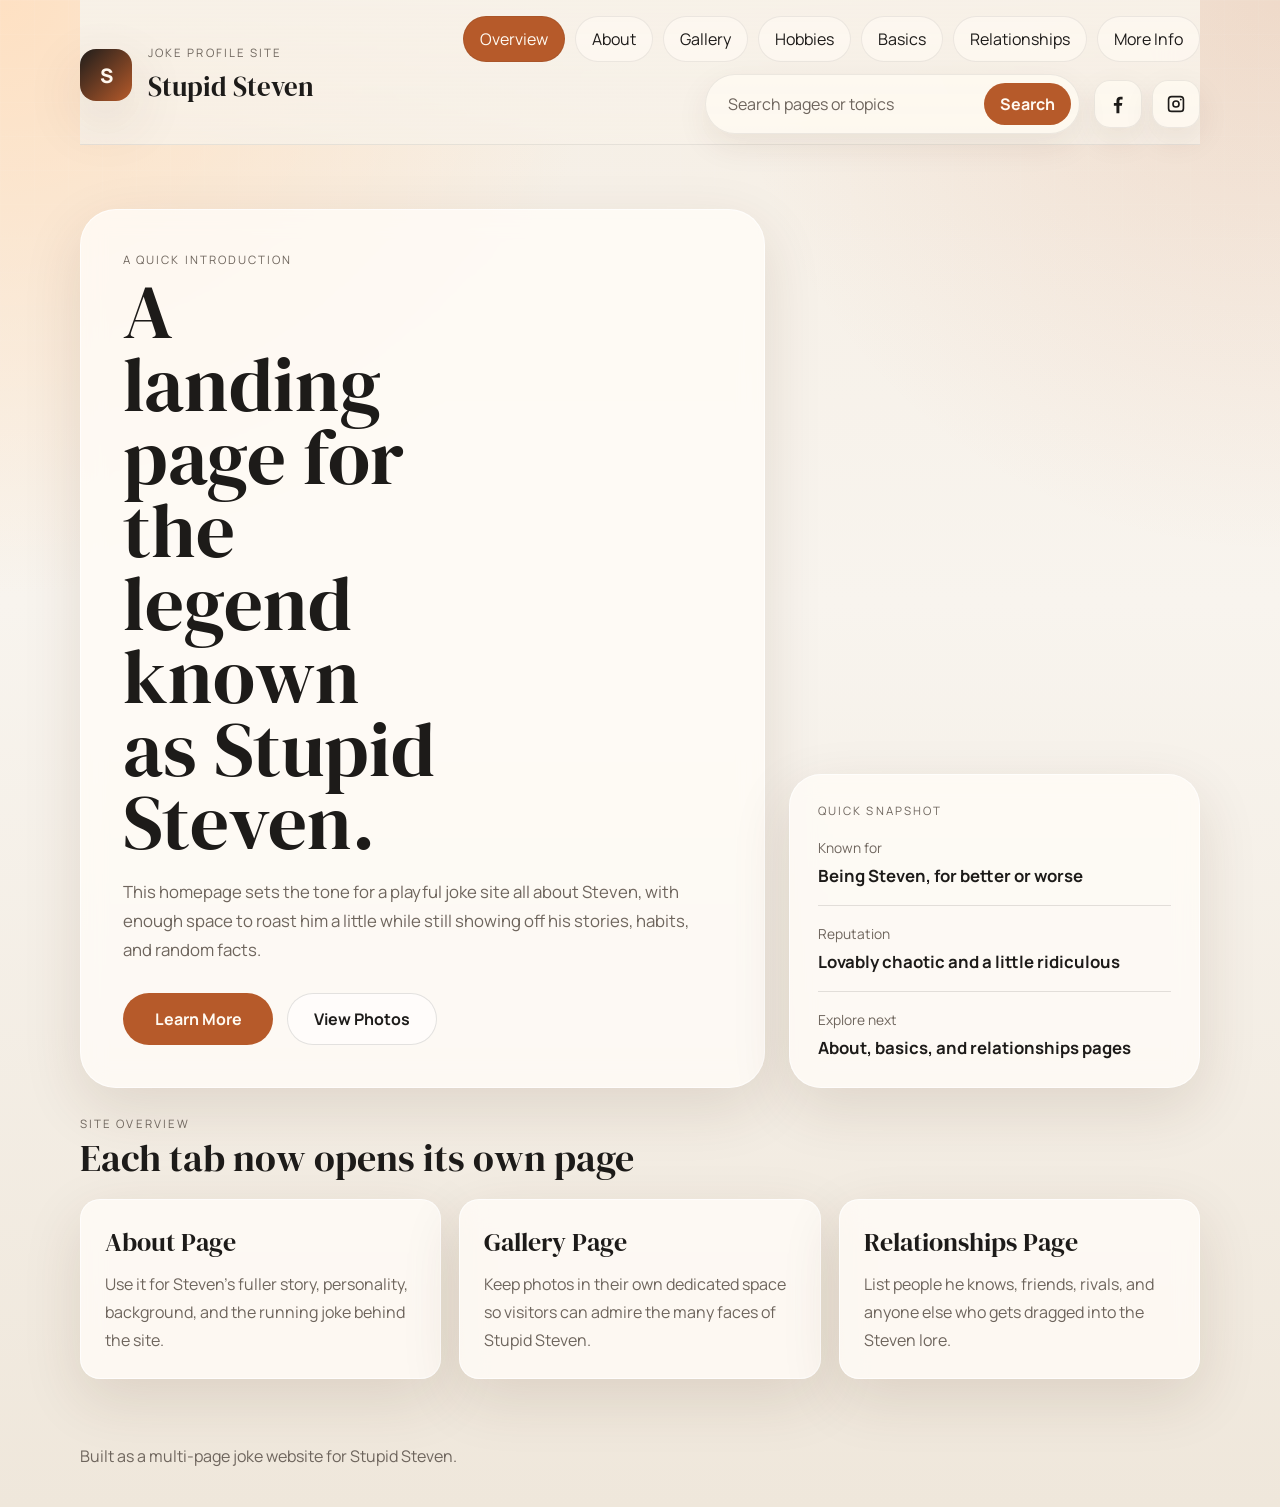
<file: index.html>
<!DOCTYPE html>
<html lang="en">
<head>
  <meta charset="UTF-8">
  <meta name="viewport" content="width=device-width, initial-scale=1.0">
  <title>Stupid Steven | Overview</title>
  <link rel="preconnect" href="https://fonts.googleapis.com">
  <link rel="preconnect" href="https://fonts.gstatic.com" crossorigin>
  <link href="https://fonts.googleapis.com/css2?family=DM+Serif+Display:ital@0;1&family=Manrope:wght@400;500;700;800&display=swap" rel="stylesheet">
  <link rel="stylesheet" href="styles.css">
</head>
<body data-page="overview">
  <header class="site-header">
    <div class="brand">
      <span class="brand-mark">S</span>
      <div>
        <p class="eyebrow">Joke Profile Site</p>
        <h1>Stupid Steven</h1>
      </div>
    </div>

    <div class="header-tools">
      <nav class="main-nav" aria-label="Primary">
        <a href="index.html" data-nav="overview">Overview</a>
        <a href="about.html" data-nav="about">About</a>
        <a href="gallery.html" data-nav="gallery">Gallery</a>
        <a href="hobbies.html" data-nav="hobbies">Hobbies</a>
        <a href="basics.html" data-nav="basics">Basics</a>
        <a href="relationships.html" data-nav="relationships">Relationships</a>
        <a href="more-info.html" data-nav="more-info">More Info</a>
      </nav>

      <div class="utility-row">
        <form class="site-search" data-search-form>
          <label class="sr-only" for="site-search-overview">Search the site</label>
          <input id="site-search-overview" name="query" type="search" placeholder="Search pages or topics" autocomplete="off" autocapitalize="off" autocorrect="off" spellcheck="false">
          <button type="submit">Search</button>
          <div class="search-dropdown" data-search-dropdown hidden></div>
        </form>

        <div class="social-links" aria-label="Social media links">
          <a class="social-link" href="https://facebook.com/your-profile-here" target="_blank" rel="noreferrer" aria-label="Steven on Facebook">
            <svg viewBox="0 0 24 24" aria-hidden="true">
              <path d="M13.5 22v-8h2.7l.5-3.2h-3.2V8.7c0-.9.3-1.6 1.7-1.6H17V4.2c-.3 0-1.3-.2-2.5-.2-2.5 0-4.2 1.5-4.2 4.4v2.4H7.5V14h2.8v8h3.2Z"/>
            </svg>
          </a>
          <a class="social-link" href="https://instagram.com/your-profile-here" target="_blank" rel="noreferrer" aria-label="Steven on Instagram">
            <svg viewBox="0 0 24 24" aria-hidden="true">
              <path d="M7.2 3h9.6A4.2 4.2 0 0 1 21 7.2v9.6a4.2 4.2 0 0 1-4.2 4.2H7.2A4.2 4.2 0 0 1 3 16.8V7.2A4.2 4.2 0 0 1 7.2 3Zm0 1.8A2.4 2.4 0 0 0 4.8 7.2v9.6a2.4 2.4 0 0 0 2.4 2.4h9.6a2.4 2.4 0 0 0 2.4-2.4V7.2a2.4 2.4 0 0 0-2.4-2.4H7.2Zm10.05 1.35a1.05 1.05 0 1 1 0 2.1 1.05 1.05 0 0 1 0-2.1ZM12 7.8A4.2 4.2 0 1 1 7.8 12 4.2 4.2 0 0 1 12 7.8Zm0 1.8A2.4 2.4 0 1 0 14.4 12 2.4 2.4 0 0 0 12 9.6Z"/>
            </svg>
          </a>
        </div>
      </div>
    </div>
  </header>

  <main>
    <section class="hero" id="overview-hero">
      <div class="hero-copy" id="overview-intro">
        <p class="eyebrow">A quick introduction</p>
        <h2>A landing page for the legend known as Stupid Steven.</h2>
        <p class="hero-text">
          This homepage sets the tone for a playful joke site all about Steven, with enough space
          to roast him a little while still showing off his stories, habits, and random facts.
        </p>
        <div class="hero-actions">
          <a class="button button-primary" href="about.html">Learn More</a>
          <a class="button button-secondary" href="gallery.html">View Photos</a>
        </div>
      </div>

      <aside class="hero-card" id="overview-snapshot">
        <p class="eyebrow">Quick snapshot</p>
        <ul class="snapshot-list">
          <li><span>Known for</span><strong>Being Steven, for better or worse</strong></li>
          <li><span>Reputation</span><strong>Lovably chaotic and a little ridiculous</strong></li>
          <li><span>Explore next</span><strong>About, basics, and relationships pages</strong></li>
        </ul>
      </aside>
    </section>

    <section class="content-section page-intro" id="overview-guide">
      <div class="section-heading">
        <p class="eyebrow">Site Overview</p>
        <h2>Each tab now opens its own page</h2>
      </div>
      <div class="hobby-grid">
        <article class="detail-card" id="overview-about-page">
          <h3>About Page</h3>
          <p>Use it for Steven's fuller story, personality, background, and the running joke behind the site.</p>
        </article>
        <article class="detail-card" id="overview-gallery-page">
          <h3>Gallery Page</h3>
          <p>Keep photos in their own dedicated space so visitors can admire the many faces of Stupid Steven.</p>
        </article>
        <article class="detail-card" id="overview-relationships-page">
          <h3>Relationships Page</h3>
          <p>List people he knows, friends, rivals, and anyone else who gets dragged into the Steven lore.</p>
        </article>
      </div>
    </section>
  </main>

  <footer class="site-footer">
    <p>Built as a multi-page joke website for Stupid Steven.</p>
  </footer>

  <script src="script.js"></script>
</body>
</html>
</file>
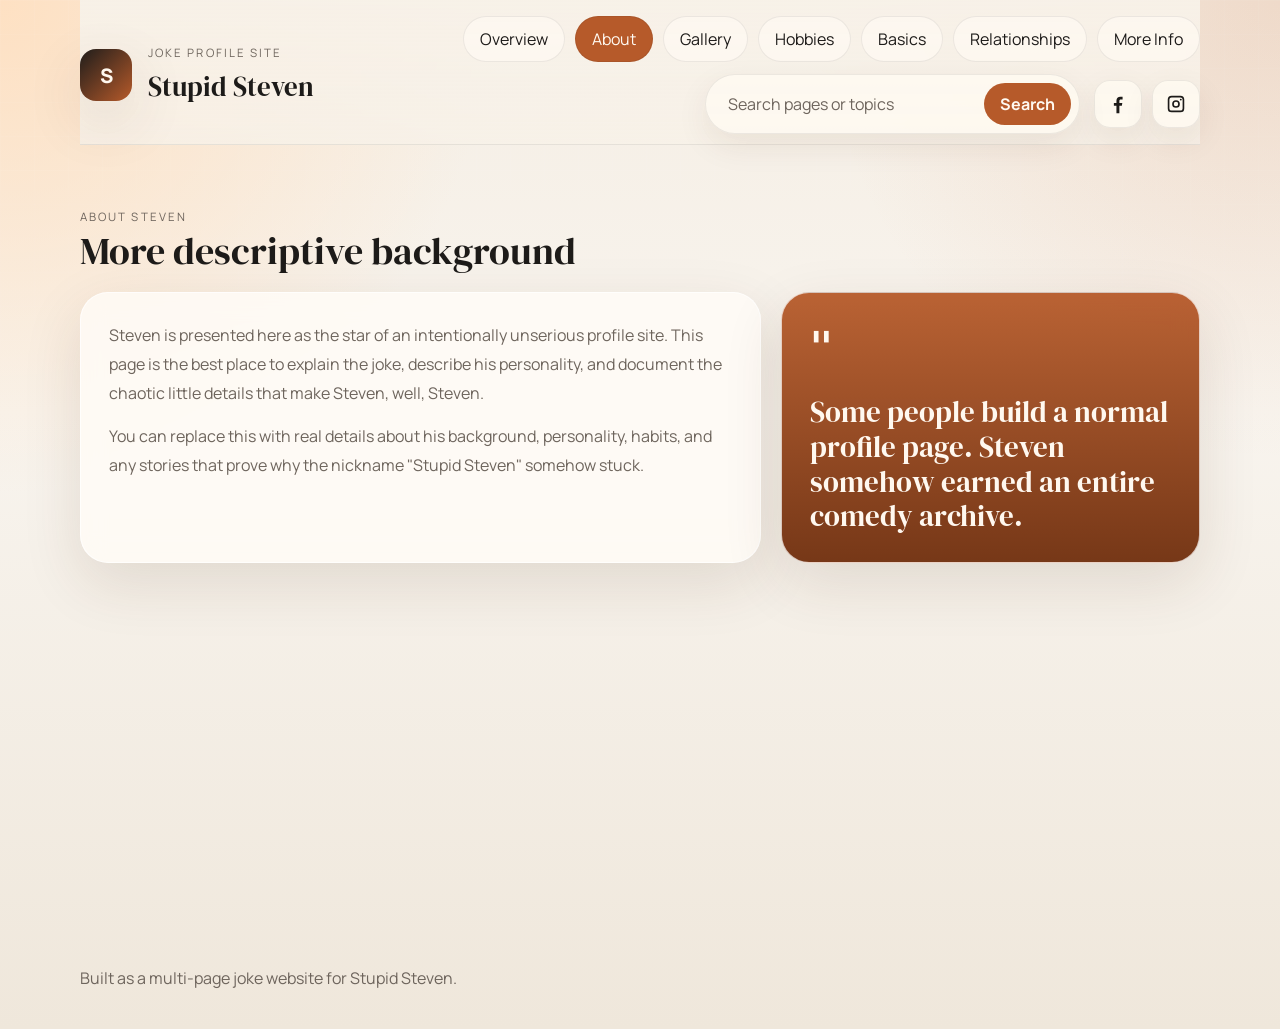
<file: about.html>
<!DOCTYPE html>
<html lang="en">
<head>
  <meta charset="UTF-8">
  <meta name="viewport" content="width=device-width, initial-scale=1.0">
  <title>Stupid Steven | About</title>
  <link rel="preconnect" href="https://fonts.googleapis.com">
  <link rel="preconnect" href="https://fonts.gstatic.com" crossorigin>
  <link href="https://fonts.googleapis.com/css2?family=DM+Serif+Display:ital@0;1&family=Manrope:wght@400;500;700;800&display=swap" rel="stylesheet">
  <link rel="stylesheet" href="styles.css">
</head>
<body data-page="about">
  <header class="site-header">
    <div class="brand">
      <span class="brand-mark">S</span>
      <div>
        <p class="eyebrow">Joke Profile Site</p>
        <h1>Stupid Steven</h1>
      </div>
    </div>

    <div class="header-tools">
      <nav class="main-nav" aria-label="Primary">
        <a href="index.html" data-nav="overview">Overview</a>
        <a href="about.html" data-nav="about">About</a>
        <a href="gallery.html" data-nav="gallery">Gallery</a>
        <a href="hobbies.html" data-nav="hobbies">Hobbies</a>
        <a href="basics.html" data-nav="basics">Basics</a>
        <a href="relationships.html" data-nav="relationships">Relationships</a>
        <a href="more-info.html" data-nav="more-info">More Info</a>
      </nav>

      <div class="utility-row">
        <form class="site-search" data-search-form>
          <label class="sr-only" for="site-search-about">Search the site</label>
          <input id="site-search-about" name="query" type="search" placeholder="Search pages or topics" autocomplete="off" autocapitalize="off" autocorrect="off" spellcheck="false">
          <button type="submit">Search</button>
          <div class="search-dropdown" data-search-dropdown hidden></div>
        </form>

        <div class="social-links" aria-label="Social media links">
          <a class="social-link" href="https://facebook.com/your-profile-here" target="_blank" rel="noreferrer" aria-label="Steven on Facebook">
            <svg viewBox="0 0 24 24" aria-hidden="true">
              <path d="M13.5 22v-8h2.7l.5-3.2h-3.2V8.7c0-.9.3-1.6 1.7-1.6H17V4.2c-.3 0-1.3-.2-2.5-.2-2.5 0-4.2 1.5-4.2 4.4v2.4H7.5V14h2.8v8h3.2Z"/>
            </svg>
          </a>
          <a class="social-link" href="https://instagram.com/your-profile-here" target="_blank" rel="noreferrer" aria-label="Steven on Instagram">
            <svg viewBox="0 0 24 24" aria-hidden="true">
              <path d="M7.2 3h9.6A4.2 4.2 0 0 1 21 7.2v9.6a4.2 4.2 0 0 1-4.2 4.2H7.2A4.2 4.2 0 0 1 3 16.8V7.2A4.2 4.2 0 0 1 7.2 3Zm0 1.8A2.4 2.4 0 0 0 4.8 7.2v9.6a2.4 2.4 0 0 0 2.4 2.4h9.6a2.4 2.4 0 0 0 2.4-2.4V7.2a2.4 2.4 0 0 0-2.4-2.4H7.2Zm10.05 1.35a1.05 1.05 0 1 1 0 2.1 1.05 1.05 0 0 1 0-2.1ZM12 7.8A4.2 4.2 0 1 1 7.8 12 4.2 4.2 0 0 1 12 7.8Zm0 1.8A2.4 2.4 0 1 0 14.4 12 2.4 2.4 0 0 0 12 9.6Z"/>
            </svg>
          </a>
        </div>
      </div>
    </div>
  </header>

  <main class="page-shell">
    <section class="content-section page-top" id="about-story">
      <div class="section-heading">
        <p class="eyebrow">About Steven</p>
        <h2>More descriptive background</h2>
      </div>
      <div class="about-grid">
        <article class="info-panel" id="about-description">
          <p>
            Steven is presented here as the star of an intentionally unserious profile site. This page
            is the best place to explain the joke, describe his personality, and document the chaotic
            little details that make Steven, well, Steven.
          </p>
          <p>
            You can replace this with real details about his background, personality, habits, and any
            stories that prove why the nickname "Stupid Steven" somehow stuck.
          </p>
        </article>
        <article class="quote-panel" id="about-quote">
          <p class="quote-mark">"</p>
          <p class="quote-text">
            Some people build a normal profile page. Steven somehow earned an entire comedy archive.
          </p>
        </article>
      </div>
    </section>
  </main>

  <footer class="site-footer">
    <p>Built as a multi-page joke website for Stupid Steven.</p>
  </footer>

  <script src="script.js"></script>
</body>
</html>
</file>
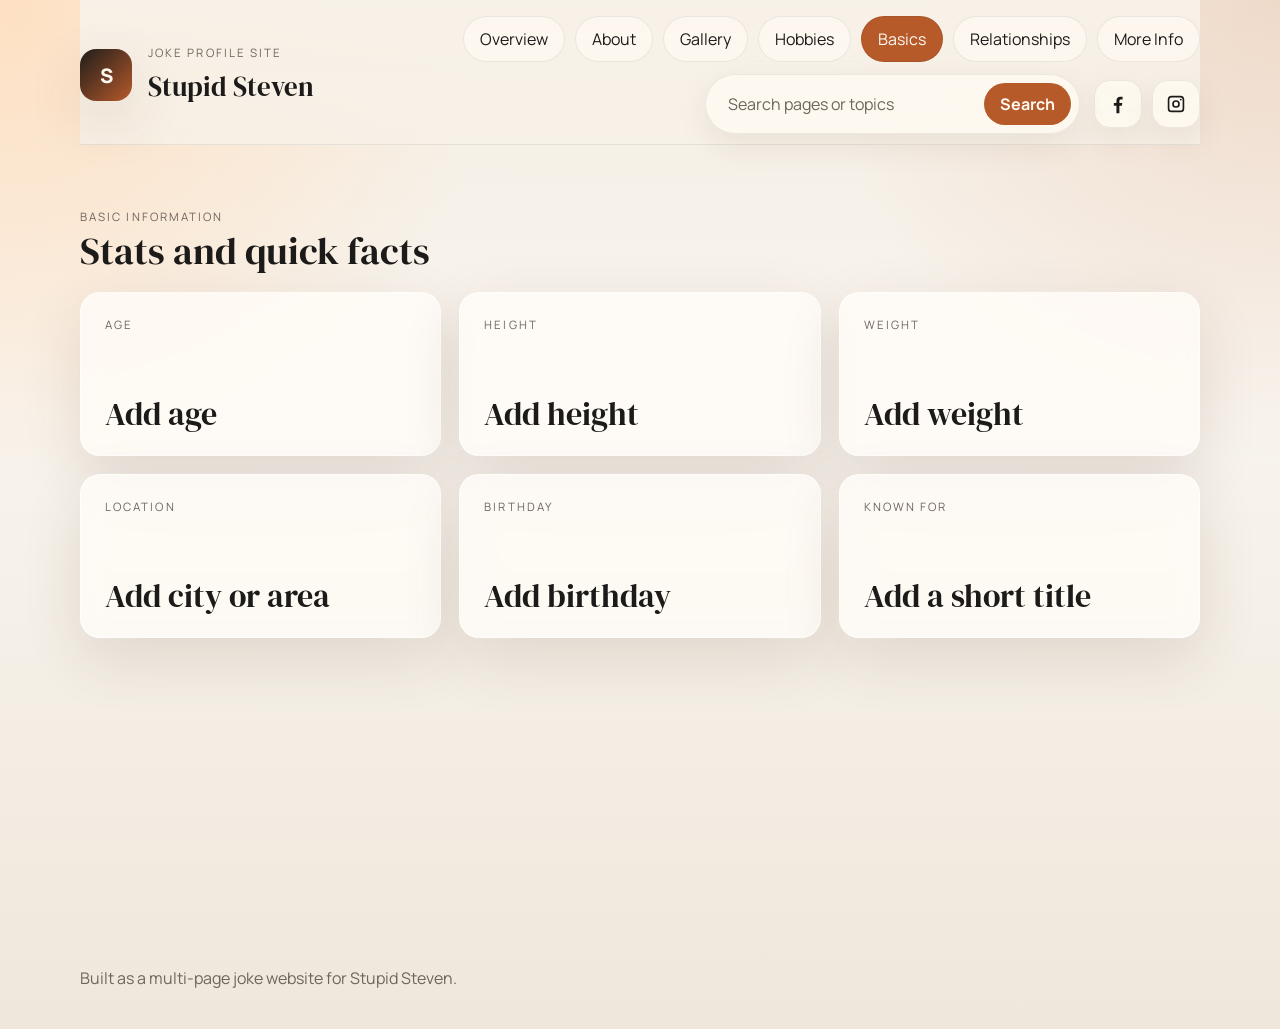
<file: basics.html>
<!DOCTYPE html>
<html lang="en">
<head>
  <meta charset="UTF-8">
  <meta name="viewport" content="width=device-width, initial-scale=1.0">
  <title>Stupid Steven | Basics</title>
  <link rel="preconnect" href="https://fonts.googleapis.com">
  <link rel="preconnect" href="https://fonts.gstatic.com" crossorigin>
  <link href="https://fonts.googleapis.com/css2?family=DM+Serif+Display:ital@0;1&family=Manrope:wght@400;500;700;800&display=swap" rel="stylesheet">
  <link rel="stylesheet" href="styles.css">
</head>
<body data-page="basics">
  <header class="site-header">
    <div class="brand">
      <span class="brand-mark">S</span>
      <div>
        <p class="eyebrow">Joke Profile Site</p>
        <h1>Stupid Steven</h1>
      </div>
    </div>

    <div class="header-tools">
      <nav class="main-nav" aria-label="Primary">
        <a href="index.html" data-nav="overview">Overview</a>
        <a href="about.html" data-nav="about">About</a>
        <a href="gallery.html" data-nav="gallery">Gallery</a>
        <a href="hobbies.html" data-nav="hobbies">Hobbies</a>
        <a href="basics.html" data-nav="basics">Basics</a>
        <a href="relationships.html" data-nav="relationships">Relationships</a>
        <a href="more-info.html" data-nav="more-info">More Info</a>
      </nav>

      <div class="utility-row">
        <form class="site-search" data-search-form>
          <label class="sr-only" for="site-search-basics">Search the site</label>
          <input id="site-search-basics" name="query" type="search" placeholder="Search pages or topics" autocomplete="off" autocapitalize="off" autocorrect="off" spellcheck="false">
          <button type="submit">Search</button>
          <div class="search-dropdown" data-search-dropdown hidden></div>
        </form>

        <div class="social-links" aria-label="Social media links">
          <a class="social-link" href="https://facebook.com/your-profile-here" target="_blank" rel="noreferrer" aria-label="Steven on Facebook">
            <svg viewBox="0 0 24 24" aria-hidden="true">
              <path d="M13.5 22v-8h2.7l.5-3.2h-3.2V8.7c0-.9.3-1.6 1.7-1.6H17V4.2c-.3 0-1.3-.2-2.5-.2-2.5 0-4.2 1.5-4.2 4.4v2.4H7.5V14h2.8v8h3.2Z"/>
            </svg>
          </a>
          <a class="social-link" href="https://instagram.com/your-profile-here" target="_blank" rel="noreferrer" aria-label="Steven on Instagram">
            <svg viewBox="0 0 24 24" aria-hidden="true">
              <path d="M7.2 3h9.6A4.2 4.2 0 0 1 21 7.2v9.6a4.2 4.2 0 0 1-4.2 4.2H7.2A4.2 4.2 0 0 1 3 16.8V7.2A4.2 4.2 0 0 1 7.2 3Zm0 1.8A2.4 2.4 0 0 0 4.8 7.2v9.6a2.4 2.4 0 0 0 2.4 2.4h9.6a2.4 2.4 0 0 0 2.4-2.4V7.2a2.4 2.4 0 0 0-2.4-2.4H7.2Zm10.05 1.35a1.05 1.05 0 1 1 0 2.1 1.05 1.05 0 0 1 0-2.1ZM12 7.8A4.2 4.2 0 1 1 7.8 12 4.2 4.2 0 0 1 12 7.8Zm0 1.8A2.4 2.4 0 1 0 14.4 12 2.4 2.4 0 0 0 12 9.6Z"/>
            </svg>
          </a>
        </div>
      </div>
    </div>
  </header>

  <main class="page-shell">
    <section class="content-section page-top" id="basics-top">
      <div class="section-heading">
        <p class="eyebrow">Basic Information</p>
        <h2>Stats and quick facts</h2>
      </div>
      <div class="stats-grid">
        <article class="stat-card" id="basics-age">
          <span class="stat-label">Age</span>
          <strong class="stat-value">Add age</strong>
        </article>
        <article class="stat-card" id="basics-height">
          <span class="stat-label">Height</span>
          <strong class="stat-value">Add height</strong>
        </article>
        <article class="stat-card" id="basics-weight">
          <span class="stat-label">Weight</span>
          <strong class="stat-value">Add weight</strong>
        </article>
        <article class="stat-card" id="basics-location">
          <span class="stat-label">Location</span>
          <strong class="stat-value">Add city or area</strong>
        </article>
        <article class="stat-card" id="basics-birthday">
          <span class="stat-label">Birthday</span>
          <strong class="stat-value">Add birthday</strong>
        </article>
        <article class="stat-card" id="basics-known-for">
          <span class="stat-label">Known For</span>
          <strong class="stat-value">Add a short title</strong>
        </article>
      </div>
    </section>
  </main>

  <footer class="site-footer">
    <p>Built as a multi-page joke website for Stupid Steven.</p>
  </footer>

  <script src="script.js"></script>
</body>
</html>
</file>
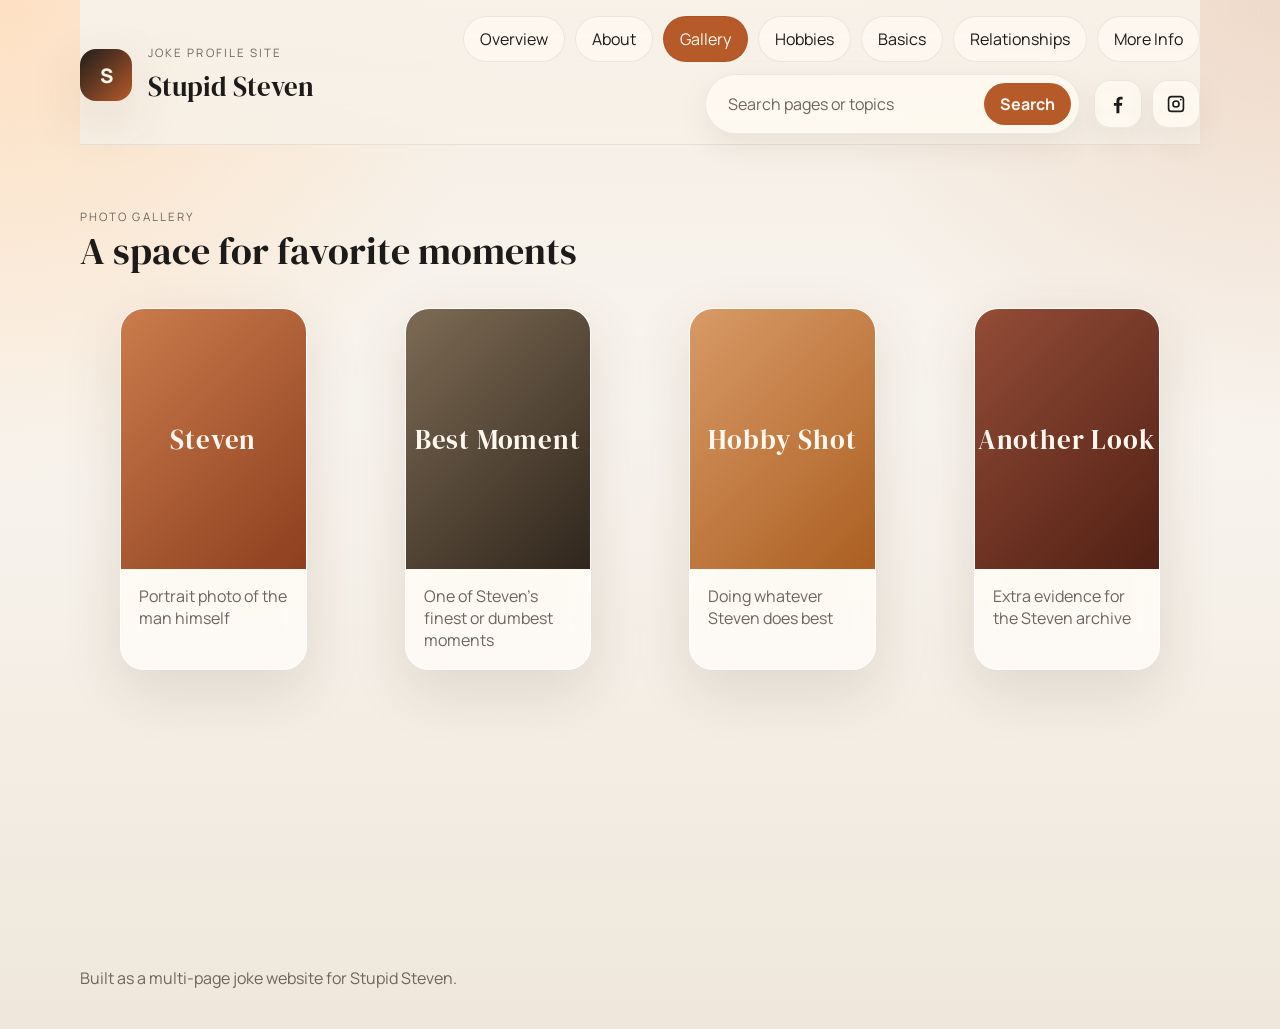
<file: gallery.html>
<!DOCTYPE html>
<html lang="en">
<head>
  <meta charset="UTF-8">
  <meta name="viewport" content="width=device-width, initial-scale=1.0">
  <title>Stupid Steven | Gallery</title>
  <link rel="preconnect" href="https://fonts.googleapis.com">
  <link rel="preconnect" href="https://fonts.gstatic.com" crossorigin>
  <link href="https://fonts.googleapis.com/css2?family=DM+Serif+Display:ital@0;1&family=Manrope:wght@400;500;700;800&display=swap" rel="stylesheet">
  <link rel="stylesheet" href="styles.css">
</head>
<body data-page="gallery">
  <header class="site-header">
    <div class="brand">
      <span class="brand-mark">S</span>
      <div>
        <p class="eyebrow">Joke Profile Site</p>
        <h1>Stupid Steven</h1>
      </div>
    </div>

    <div class="header-tools">
      <nav class="main-nav" aria-label="Primary">
        <a href="index.html" data-nav="overview">Overview</a>
        <a href="about.html" data-nav="about">About</a>
        <a href="gallery.html" data-nav="gallery">Gallery</a>
        <a href="hobbies.html" data-nav="hobbies">Hobbies</a>
        <a href="basics.html" data-nav="basics">Basics</a>
        <a href="relationships.html" data-nav="relationships">Relationships</a>
        <a href="more-info.html" data-nav="more-info">More Info</a>
      </nav>

      <div class="utility-row">
        <form class="site-search" data-search-form>
          <label class="sr-only" for="site-search-gallery">Search the site</label>
          <input id="site-search-gallery" name="query" type="search" placeholder="Search pages or topics" autocomplete="off" autocapitalize="off" autocorrect="off" spellcheck="false">
          <button type="submit">Search</button>
          <div class="search-dropdown" data-search-dropdown hidden></div>
        </form>

        <div class="social-links" aria-label="Social media links">
          <a class="social-link" href="https://facebook.com/your-profile-here" target="_blank" rel="noreferrer" aria-label="Steven on Facebook">
            <svg viewBox="0 0 24 24" aria-hidden="true">
              <path d="M13.5 22v-8h2.7l.5-3.2h-3.2V8.7c0-.9.3-1.6 1.7-1.6H17V4.2c-.3 0-1.3-.2-2.5-.2-2.5 0-4.2 1.5-4.2 4.4v2.4H7.5V14h2.8v8h3.2Z"/>
            </svg>
          </a>
          <a class="social-link" href="https://instagram.com/your-profile-here" target="_blank" rel="noreferrer" aria-label="Steven on Instagram">
            <svg viewBox="0 0 24 24" aria-hidden="true">
              <path d="M7.2 3h9.6A4.2 4.2 0 0 1 21 7.2v9.6a4.2 4.2 0 0 1-4.2 4.2H7.2A4.2 4.2 0 0 1 3 16.8V7.2A4.2 4.2 0 0 1 7.2 3Zm0 1.8A2.4 2.4 0 0 0 4.8 7.2v9.6a2.4 2.4 0 0 0 2.4 2.4h9.6a2.4 2.4 0 0 0 2.4-2.4V7.2a2.4 2.4 0 0 0-2.4-2.4H7.2Zm10.05 1.35a1.05 1.05 0 1 1 0 2.1 1.05 1.05 0 0 1 0-2.1ZM12 7.8A4.2 4.2 0 1 1 7.8 12 4.2 4.2 0 0 1 12 7.8Zm0 1.8A2.4 2.4 0 1 0 14.4 12 2.4 2.4 0 0 0 12 9.6Z"/>
            </svg>
          </a>
        </div>
      </div>
    </div>
  </header>

  <main class="page-shell">
    <section class="content-section page-top" id="gallery-top">
      <div class="section-heading">
        <p class="eyebrow">Photo Gallery</p>
        <h2>A space for favorite moments</h2>
      </div>
      <div class="gallery-grid">
        <figure class="gallery-card accent-one" id="gallery-portrait">
          <div class="gallery-placeholder">Steven</div>
          <figcaption>Portrait photo of the man himself</figcaption>
        </figure>
        <figure class="gallery-card accent-two" id="gallery-best-moment">
          <div class="gallery-placeholder">Best Moment</div>
          <figcaption>One of Steven's finest or dumbest moments</figcaption>
        </figure>
        <figure class="gallery-card accent-three" id="gallery-hobby-shot">
          <div class="gallery-placeholder">Hobby Shot</div>
          <figcaption>Doing whatever Steven does best</figcaption>
        </figure>
        <figure class="gallery-card accent-four" id="gallery-extra-look">
          <div class="gallery-placeholder">Another Look</div>
          <figcaption>Extra evidence for the Steven archive</figcaption>
        </figure>
      </div>
    </section>
  </main>

  <footer class="site-footer">
    <p>Built as a multi-page joke website for Stupid Steven.</p>
  </footer>

  <script src="script.js"></script>
</body>
</html>
</file>
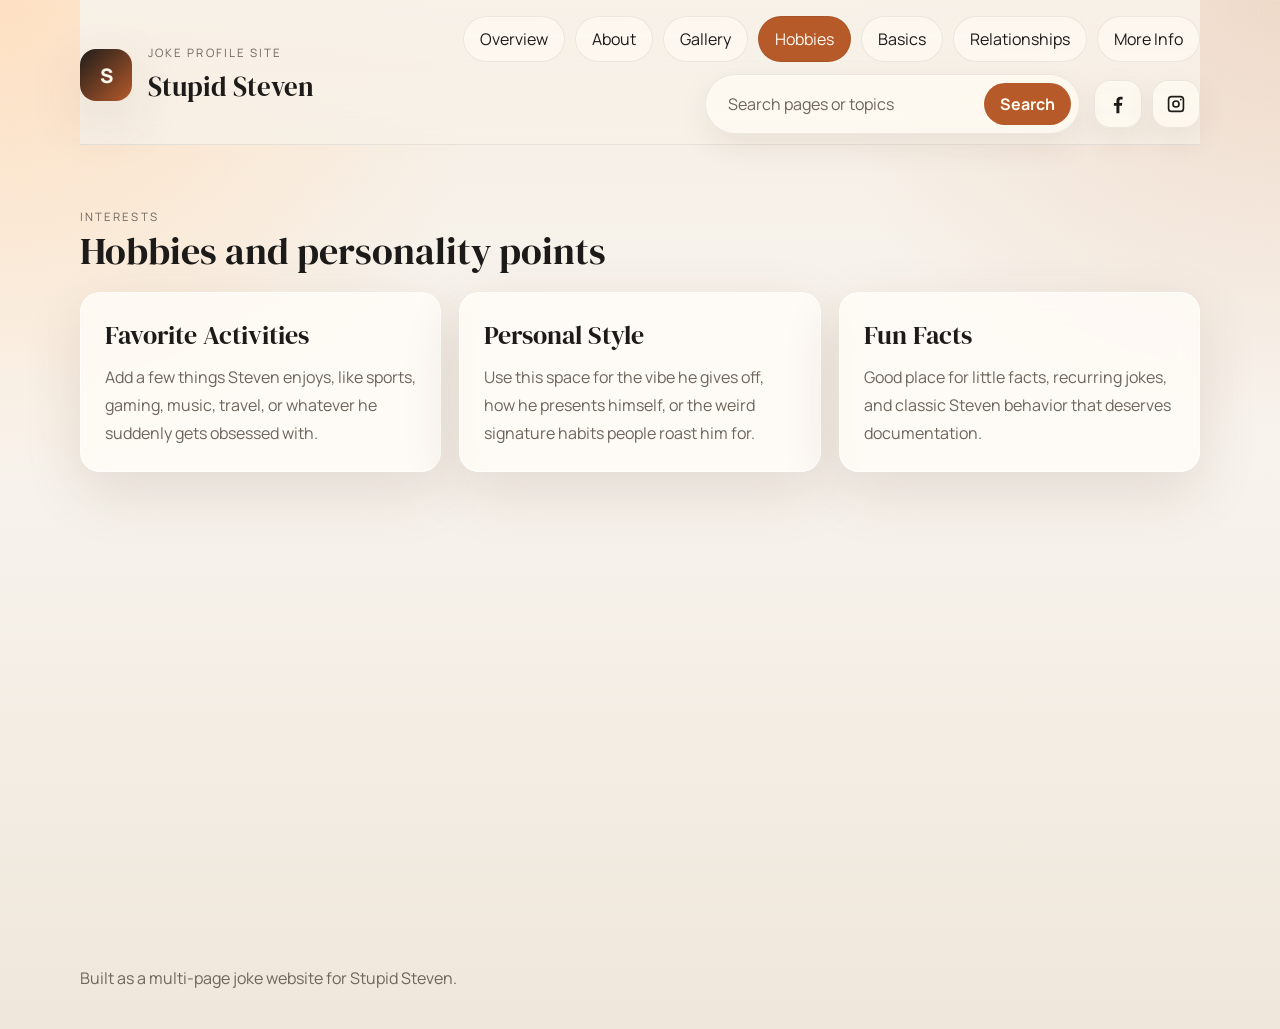
<file: hobbies.html>
<!DOCTYPE html>
<html lang="en">
<head>
  <meta charset="UTF-8">
  <meta name="viewport" content="width=device-width, initial-scale=1.0">
  <title>Stupid Steven | Hobbies</title>
  <link rel="preconnect" href="https://fonts.googleapis.com">
  <link rel="preconnect" href="https://fonts.gstatic.com" crossorigin>
  <link href="https://fonts.googleapis.com/css2?family=DM+Serif+Display:ital@0;1&family=Manrope:wght@400;500;700;800&display=swap" rel="stylesheet">
  <link rel="stylesheet" href="styles.css">
</head>
<body data-page="hobbies">
  <header class="site-header">
    <div class="brand">
      <span class="brand-mark">S</span>
      <div>
        <p class="eyebrow">Joke Profile Site</p>
        <h1>Stupid Steven</h1>
      </div>
    </div>

    <div class="header-tools">
      <nav class="main-nav" aria-label="Primary">
        <a href="index.html" data-nav="overview">Overview</a>
        <a href="about.html" data-nav="about">About</a>
        <a href="gallery.html" data-nav="gallery">Gallery</a>
        <a href="hobbies.html" data-nav="hobbies">Hobbies</a>
        <a href="basics.html" data-nav="basics">Basics</a>
        <a href="relationships.html" data-nav="relationships">Relationships</a>
        <a href="more-info.html" data-nav="more-info">More Info</a>
      </nav>

      <div class="utility-row">
        <form class="site-search" data-search-form>
          <label class="sr-only" for="site-search-hobbies">Search the site</label>
          <input id="site-search-hobbies" name="query" type="search" placeholder="Search pages or topics" autocomplete="off" autocapitalize="off" autocorrect="off" spellcheck="false">
          <button type="submit">Search</button>
          <div class="search-dropdown" data-search-dropdown hidden></div>
        </form>

        <div class="social-links" aria-label="Social media links">
          <a class="social-link" href="https://facebook.com/your-profile-here" target="_blank" rel="noreferrer" aria-label="Steven on Facebook">
            <svg viewBox="0 0 24 24" aria-hidden="true">
              <path d="M13.5 22v-8h2.7l.5-3.2h-3.2V8.7c0-.9.3-1.6 1.7-1.6H17V4.2c-.3 0-1.3-.2-2.5-.2-2.5 0-4.2 1.5-4.2 4.4v2.4H7.5V14h2.8v8h3.2Z"/>
            </svg>
          </a>
          <a class="social-link" href="https://instagram.com/your-profile-here" target="_blank" rel="noreferrer" aria-label="Steven on Instagram">
            <svg viewBox="0 0 24 24" aria-hidden="true">
              <path d="M7.2 3h9.6A4.2 4.2 0 0 1 21 7.2v9.6a4.2 4.2 0 0 1-4.2 4.2H7.2A4.2 4.2 0 0 1 3 16.8V7.2A4.2 4.2 0 0 1 7.2 3Zm0 1.8A2.4 2.4 0 0 0 4.8 7.2v9.6a2.4 2.4 0 0 0 2.4 2.4h9.6a2.4 2.4 0 0 0 2.4-2.4V7.2a2.4 2.4 0 0 0-2.4-2.4H7.2Zm10.05 1.35a1.05 1.05 0 1 1 0 2.1 1.05 1.05 0 0 1 0-2.1ZM12 7.8A4.2 4.2 0 1 1 7.8 12 4.2 4.2 0 0 1 12 7.8Zm0 1.8A2.4 2.4 0 1 0 14.4 12 2.4 2.4 0 0 0 12 9.6Z"/>
            </svg>
          </a>
        </div>
      </div>
    </div>
  </header>

  <main class="page-shell">
    <section class="content-section page-top" id="hobbies-top">
      <div class="section-heading">
        <p class="eyebrow">Interests</p>
        <h2>Hobbies and personality points</h2>
      </div>
      <div class="hobby-grid">
        <article class="detail-card" id="hobbies-favorite-activities">
          <h3>Favorite Activities</h3>
          <p>Add a few things Steven enjoys, like sports, gaming, music, travel, or whatever he suddenly gets obsessed with.</p>
        </article>
        <article class="detail-card" id="hobbies-personal-style">
          <h3>Personal Style</h3>
          <p>Use this space for the vibe he gives off, how he presents himself, or the weird signature habits people roast him for.</p>
        </article>
        <article class="detail-card" id="hobbies-fun-facts">
          <h3>Fun Facts</h3>
          <p>Good place for little facts, recurring jokes, and classic Steven behavior that deserves documentation.</p>
        </article>
      </div>
    </section>
  </main>

  <footer class="site-footer">
    <p>Built as a multi-page joke website for Stupid Steven.</p>
  </footer>

  <script src="script.js"></script>
</body>
</html>
</file>
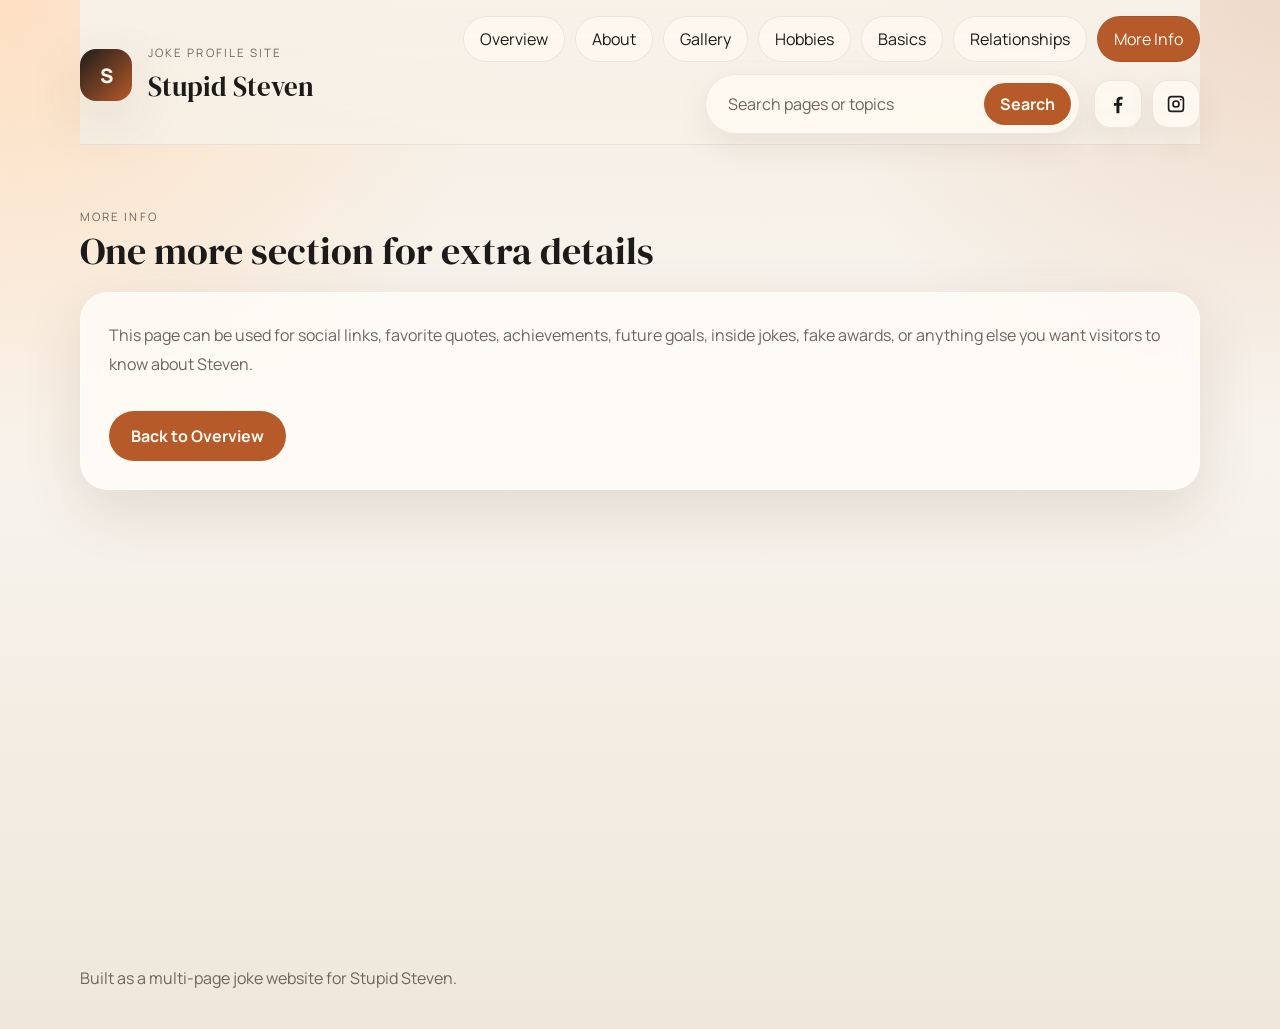
<file: more-info.html>
<!DOCTYPE html>
<html lang="en">
<head>
  <meta charset="UTF-8">
  <meta name="viewport" content="width=device-width, initial-scale=1.0">
  <title>Stupid Steven | More Info</title>
  <link rel="preconnect" href="https://fonts.googleapis.com">
  <link rel="preconnect" href="https://fonts.gstatic.com" crossorigin>
  <link href="https://fonts.googleapis.com/css2?family=DM+Serif+Display:ital@0;1&family=Manrope:wght@400;500;700;800&display=swap" rel="stylesheet">
  <link rel="stylesheet" href="styles.css">
</head>
<body data-page="more-info">
  <header class="site-header">
    <div class="brand">
      <span class="brand-mark">S</span>
      <div>
        <p class="eyebrow">Joke Profile Site</p>
        <h1>Stupid Steven</h1>
      </div>
    </div>

    <div class="header-tools">
      <nav class="main-nav" aria-label="Primary">
        <a href="index.html" data-nav="overview">Overview</a>
        <a href="about.html" data-nav="about">About</a>
        <a href="gallery.html" data-nav="gallery">Gallery</a>
        <a href="hobbies.html" data-nav="hobbies">Hobbies</a>
        <a href="basics.html" data-nav="basics">Basics</a>
        <a href="relationships.html" data-nav="relationships">Relationships</a>
        <a href="more-info.html" data-nav="more-info">More Info</a>
      </nav>

      <div class="utility-row">
        <form class="site-search" data-search-form>
          <label class="sr-only" for="site-search-more-info">Search the site</label>
          <input id="site-search-more-info" name="query" type="search" placeholder="Search pages or topics" autocomplete="off" autocapitalize="off" autocorrect="off" spellcheck="false">
          <button type="submit">Search</button>
          <div class="search-dropdown" data-search-dropdown hidden></div>
        </form>

        <div class="social-links" aria-label="Social media links">
          <a class="social-link" href="https://facebook.com/your-profile-here" target="_blank" rel="noreferrer" aria-label="Steven on Facebook">
            <svg viewBox="0 0 24 24" aria-hidden="true">
              <path d="M13.5 22v-8h2.7l.5-3.2h-3.2V8.7c0-.9.3-1.6 1.7-1.6H17V4.2c-.3 0-1.3-.2-2.5-.2-2.5 0-4.2 1.5-4.2 4.4v2.4H7.5V14h2.8v8h3.2Z"/>
            </svg>
          </a>
          <a class="social-link" href="https://instagram.com/your-profile-here" target="_blank" rel="noreferrer" aria-label="Steven on Instagram">
            <svg viewBox="0 0 24 24" aria-hidden="true">
              <path d="M7.2 3h9.6A4.2 4.2 0 0 1 21 7.2v9.6a4.2 4.2 0 0 1-4.2 4.2H7.2A4.2 4.2 0 0 1 3 16.8V7.2A4.2 4.2 0 0 1 7.2 3Zm0 1.8A2.4 2.4 0 0 0 4.8 7.2v9.6a2.4 2.4 0 0 0 2.4 2.4h9.6a2.4 2.4 0 0 0 2.4-2.4V7.2a2.4 2.4 0 0 0-2.4-2.4H7.2Zm10.05 1.35a1.05 1.05 0 1 1 0 2.1 1.05 1.05 0 0 1 0-2.1ZM12 7.8A4.2 4.2 0 1 1 7.8 12 4.2 4.2 0 0 1 12 7.8Zm0 1.8A2.4 2.4 0 1 0 14.4 12 2.4 2.4 0 0 0 12 9.6Z"/>
            </svg>
          </a>
        </div>
      </div>
    </div>
  </header>

  <main class="page-shell">
    <section class="content-section page-top contact-section" id="more-info-top">
      <div class="section-heading">
        <p class="eyebrow">More Info</p>
        <h2>One more section for extra details</h2>
      </div>
      <div class="info-panel" id="more-info-details">
        <p>
          This page can be used for social links, favorite quotes, achievements, future goals,
          inside jokes, fake awards, or anything else you want visitors to know about Steven.
        </p>
        <a class="button button-primary" href="index.html">Back to Overview</a>
      </div>
    </section>
  </main>

  <footer class="site-footer">
    <p>Built as a multi-page joke website for Stupid Steven.</p>
  </footer>

  <script src="script.js"></script>
</body>
</html>
</file>
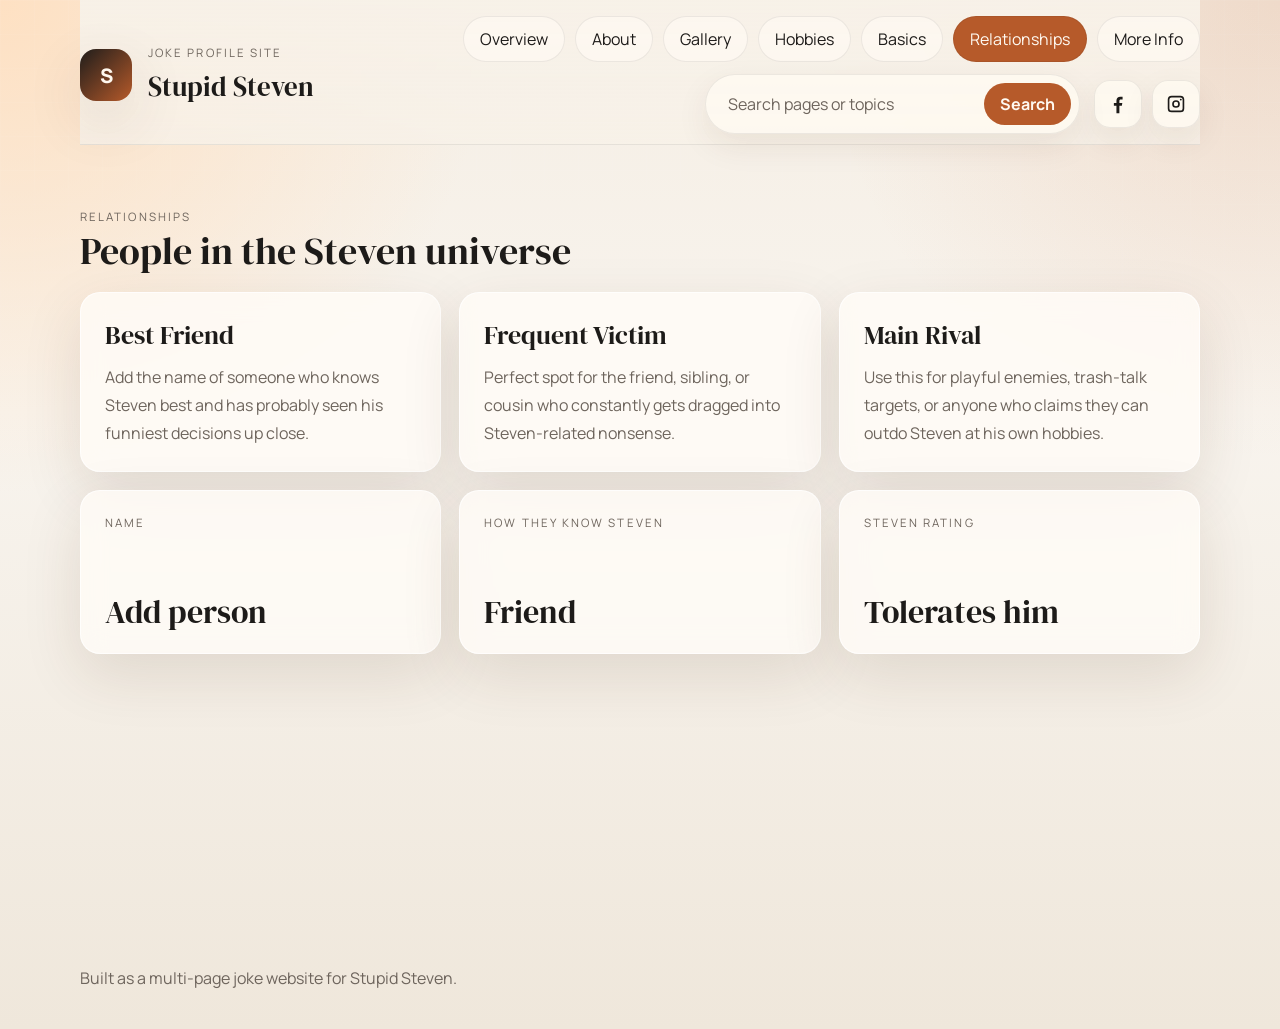
<file: relationships.html>
<!DOCTYPE html>
<html lang="en">
<head>
  <meta charset="UTF-8">
  <meta name="viewport" content="width=device-width, initial-scale=1.0">
  <title>Stupid Steven | Relationships</title>
  <link rel="preconnect" href="https://fonts.googleapis.com">
  <link rel="preconnect" href="https://fonts.gstatic.com" crossorigin>
  <link href="https://fonts.googleapis.com/css2?family=DM+Serif+Display:ital@0;1&family=Manrope:wght@400;500;700;800&display=swap" rel="stylesheet">
  <link rel="stylesheet" href="styles.css">
</head>
<body data-page="relationships">
  <header class="site-header">
    <div class="brand">
      <span class="brand-mark">S</span>
      <div>
        <p class="eyebrow">Joke Profile Site</p>
        <h1>Stupid Steven</h1>
      </div>
    </div>

    <div class="header-tools">
      <nav class="main-nav" aria-label="Primary">
        <a href="index.html" data-nav="overview">Overview</a>
        <a href="about.html" data-nav="about">About</a>
        <a href="gallery.html" data-nav="gallery">Gallery</a>
        <a href="hobbies.html" data-nav="hobbies">Hobbies</a>
        <a href="basics.html" data-nav="basics">Basics</a>
        <a href="relationships.html" data-nav="relationships">Relationships</a>
        <a href="more-info.html" data-nav="more-info">More Info</a>
      </nav>

      <div class="utility-row">
        <form class="site-search" data-search-form>
          <label class="sr-only" for="site-search-relationships">Search the site</label>
          <input id="site-search-relationships" name="query" type="search" placeholder="Search pages or topics" autocomplete="off" autocapitalize="off" autocorrect="off" spellcheck="false">
          <button type="submit">Search</button>
          <div class="search-dropdown" data-search-dropdown hidden></div>
        </form>

        <div class="social-links" aria-label="Social media links">
          <a class="social-link" href="https://facebook.com/your-profile-here" target="_blank" rel="noreferrer" aria-label="Steven on Facebook">
            <svg viewBox="0 0 24 24" aria-hidden="true">
              <path d="M13.5 22v-8h2.7l.5-3.2h-3.2V8.7c0-.9.3-1.6 1.7-1.6H17V4.2c-.3 0-1.3-.2-2.5-.2-2.5 0-4.2 1.5-4.2 4.4v2.4H7.5V14h2.8v8h3.2Z"/>
            </svg>
          </a>
          <a class="social-link" href="https://instagram.com/your-profile-here" target="_blank" rel="noreferrer" aria-label="Steven on Instagram">
            <svg viewBox="0 0 24 24" aria-hidden="true">
              <path d="M7.2 3h9.6A4.2 4.2 0 0 1 21 7.2v9.6a4.2 4.2 0 0 1-4.2 4.2H7.2A4.2 4.2 0 0 1 3 16.8V7.2A4.2 4.2 0 0 1 7.2 3Zm0 1.8A2.4 2.4 0 0 0 4.8 7.2v9.6a2.4 2.4 0 0 0 2.4 2.4h9.6a2.4 2.4 0 0 0 2.4-2.4V7.2a2.4 2.4 0 0 0-2.4-2.4H7.2Zm10.05 1.35a1.05 1.05 0 1 1 0 2.1 1.05 1.05 0 0 1 0-2.1ZM12 7.8A4.2 4.2 0 1 1 7.8 12 4.2 4.2 0 0 1 12 7.8Zm0 1.8A2.4 2.4 0 1 0 14.4 12 2.4 2.4 0 0 0 12 9.6Z"/>
            </svg>
          </a>
        </div>
      </div>
    </div>
  </header>

  <main class="page-shell">
    <section class="content-section page-top" id="relationships-top">
      <div class="section-heading">
        <p class="eyebrow">Relationships</p>
        <h2>People in the Steven universe</h2>
      </div>
      <div class="hobby-grid">
        <article class="detail-card" id="relationships-best-friend">
          <h3>Best Friend</h3>
          <p>Add the name of someone who knows Steven best and has probably seen his funniest decisions up close.</p>
        </article>
        <article class="detail-card" id="relationships-frequent-victim">
          <h3>Frequent Victim</h3>
          <p>Perfect spot for the friend, sibling, or cousin who constantly gets dragged into Steven-related nonsense.</p>
        </article>
        <article class="detail-card" id="relationships-main-rival">
          <h3>Main Rival</h3>
          <p>Use this for playful enemies, trash-talk targets, or anyone who claims they can outdo Steven at his own hobbies.</p>
        </article>
      </div>
      <div class="stats-grid relationships-grid">
        <article class="stat-card" id="relationships-person-name">
          <span class="stat-label">Name</span>
          <strong class="stat-value">Add person</strong>
        </article>
        <article class="stat-card" id="relationships-person-connection">
          <span class="stat-label">How They Know Steven</span>
          <strong class="stat-value">Friend</strong>
        </article>
        <article class="stat-card" id="relationships-person-rating">
          <span class="stat-label">Steven Rating</span>
          <strong class="stat-value">Tolerates him</strong>
        </article>
      </div>
    </section>
  </main>

  <footer class="site-footer">
    <p>Built as a multi-page joke website for Stupid Steven.</p>
  </footer>

  <script src="script.js"></script>
</body>
</html>
</file>
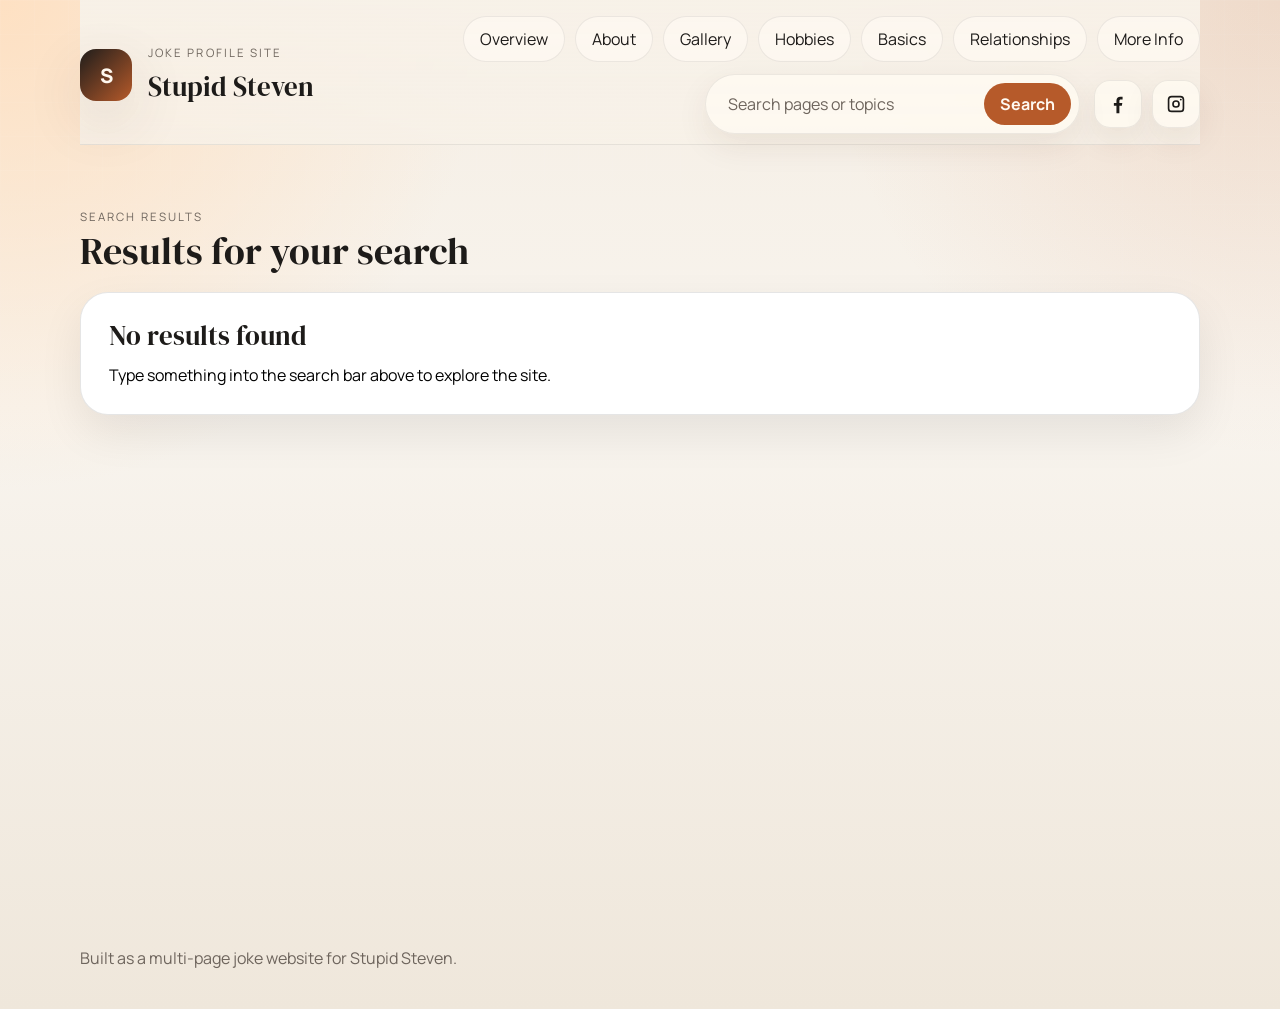
<file: search.html>
<!DOCTYPE html>
<html lang="en">
<head>
  <meta charset="UTF-8">
  <meta name="viewport" content="width=device-width, initial-scale=1.0">
  <title>Stupid Steven | Search</title>
  <link rel="preconnect" href="https://fonts.googleapis.com">
  <link rel="preconnect" href="https://fonts.gstatic.com" crossorigin>
  <link href="https://fonts.googleapis.com/css2?family=DM+Serif+Display:ital@0;1&family=Manrope:wght@400;500;700;800&display=swap" rel="stylesheet">
  <link rel="stylesheet" href="styles.css">
</head>
<body data-page="search">
  <header class="site-header">
    <div class="brand">
      <span class="brand-mark">S</span>
      <div>
        <p class="eyebrow">Joke Profile Site</p>
        <h1>Stupid Steven</h1>
      </div>
    </div>

    <div class="header-tools">
      <nav class="main-nav" aria-label="Primary">
        <a href="index.html" data-nav="overview">Overview</a>
        <a href="about.html" data-nav="about">About</a>
        <a href="gallery.html" data-nav="gallery">Gallery</a>
        <a href="hobbies.html" data-nav="hobbies">Hobbies</a>
        <a href="basics.html" data-nav="basics">Basics</a>
        <a href="relationships.html" data-nav="relationships">Relationships</a>
        <a href="more-info.html" data-nav="more-info">More Info</a>
      </nav>

      <div class="utility-row">
        <form class="site-search" data-search-form>
          <label class="sr-only" for="site-search-results">Search the site</label>
          <input id="site-search-results" name="query" type="search" placeholder="Search pages or topics" autocomplete="off" autocapitalize="off" autocorrect="off" spellcheck="false">
          <button type="submit">Search</button>
          <div class="search-dropdown" data-search-dropdown hidden></div>
        </form>

        <div class="social-links" aria-label="Social media links">
          <a class="social-link" href="https://facebook.com/your-profile-here" target="_blank" rel="noreferrer" aria-label="Steven on Facebook">
            <svg viewBox="0 0 24 24" aria-hidden="true">
              <path d="M13.5 22v-8h2.7l.5-3.2h-3.2V8.7c0-.9.3-1.6 1.7-1.6H17V4.2c-.3 0-1.3-.2-2.5-.2-2.5 0-4.2 1.5-4.2 4.4v2.4H7.5V14h2.8v8h3.2Z"/>
            </svg>
          </a>
          <a class="social-link" href="https://instagram.com/your-profile-here" target="_blank" rel="noreferrer" aria-label="Steven on Instagram">
            <svg viewBox="0 0 24 24" aria-hidden="true">
              <path d="M7.2 3h9.6A4.2 4.2 0 0 1 21 7.2v9.6a4.2 4.2 0 0 1-4.2 4.2H7.2A4.2 4.2 0 0 1 3 16.8V7.2A4.2 4.2 0 0 1 7.2 3Zm0 1.8A2.4 2.4 0 0 0 4.8 7.2v9.6a2.4 2.4 0 0 0 2.4 2.4h9.6a2.4 2.4 0 0 0 2.4-2.4V7.2a2.4 2.4 0 0 0-2.4-2.4H7.2Zm10.05 1.35a1.05 1.05 0 1 1 0 2.1 1.05 1.05 0 0 1 0-2.1ZM12 7.8A4.2 4.2 0 1 1 7.8 12 4.2 4.2 0 0 1 12 7.8Zm0 1.8A2.4 2.4 0 1 0 14.4 12 2.4 2.4 0 0 0 12 9.6Z"/>
            </svg>
          </a>
        </div>
      </div>
    </div>
  </header>

  <main class="page-shell">
    <section class="content-section page-top search-results-section" id="search-results-page">
      <div class="section-heading">
        <p class="eyebrow">Search Results</p>
        <h2 data-results-heading>Results for your search</h2>
      </div>
      <div class="search-results-list" data-results-list></div>
    </section>
  </main>

  <footer class="site-footer">
    <p>Built as a multi-page joke website for Stupid Steven.</p>
  </footer>

  <script src="script.js"></script>
</body>
</html>
</file>
<file: styles.css>
:root {
  --bg: #f7f1e8;
  --paper: rgba(255, 252, 247, 0.82);
  --card: #fffaf2;
  --text: #1d1b19;
  --muted: #6e655d;
  --line: rgba(29, 27, 25, 0.12);
  --accent: #b65a2a;
  --accent-dark: #8e421a;
  --accent-soft: #f1c9a8;
  --shadow: 0 20px 60px rgba(74, 42, 19, 0.12);
  --radius-lg: 28px;
  --radius-md: 20px;
  --radius-sm: 14px;
}

* {
  box-sizing: border-box;
}

html {
  scroll-behavior: smooth;
}

[id] {
  scroll-margin-top: 170px;
}

body {
  margin: 0;
  font-family: "Manrope", sans-serif;
  color: var(--text);
  background:
    radial-gradient(circle at top left, rgba(255, 223, 191, 0.9), transparent 30%),
    radial-gradient(circle at top right, rgba(211, 127, 81, 0.18), transparent 28%),
    linear-gradient(180deg, #f5eee4 0%, #f8f4ee 40%, #efe7db 100%);
  min-height: 100vh;
}

body::before {
  content: "";
  position: fixed;
  inset: 0;
  pointer-events: none;
  background-image:
    linear-gradient(rgba(255, 255, 255, 0.12) 1px, transparent 1px),
    linear-gradient(90deg, rgba(255, 255, 255, 0.12) 1px, transparent 1px);
  background-size: 34px 34px;
  mask-image: linear-gradient(180deg, rgba(0, 0, 0, 0.45), transparent 85%);
}

.site-header,
main,
.site-footer {
  width: min(1120px, calc(100% - 32px));
  margin: 0 auto;
}

.site-header {
  display: flex;
  align-items: center;
  justify-content: space-between;
  gap: 24px;
  padding: 16px 0 10px;
  position: sticky;
  top: 0;
  z-index: 40;
  backdrop-filter: blur(18px);
  background: linear-gradient(180deg, rgba(247, 241, 232, 0.96), rgba(247, 241, 232, 0.82));
  border-bottom: 1px solid rgba(29, 27, 25, 0.08);
  transform: translateY(0);
  transition: transform 0.28s ease;
}

.site-header.is-hidden {
  transform: translateY(calc(-100% - 8px));
}

.header-tools {
  display: flex;
  flex-direction: column;
  align-items: flex-end;
  gap: 12px;
}

.brand {
  display: flex;
  align-items: center;
  gap: 16px;
}

.brand-mark {
  width: 52px;
  height: 52px;
  display: grid;
  place-items: center;
  border-radius: 16px;
  background: linear-gradient(135deg, #1f1d1b, #b65a2a);
  color: #fff8ef;
  font-weight: 800;
  font-size: 1.25rem;
  box-shadow: var(--shadow);
}

.brand h1,
.hero h2,
.section-heading h2,
.quote-text,
.detail-card h3,
.stat-value {
  font-family: "DM Serif Display", serif;
  font-weight: 400;
}

.brand h1,
.eyebrow,
.section-heading h2,
.hero h2,
.hero-text,
.quote-text,
.main-nav a,
.detail-card p,
.stat-label,
.site-footer p,
.snapshot-list li span,
.snapshot-list li strong,
.gallery-card figcaption {
  margin: 0;
}

.brand h1 {
  font-size: 1.7rem;
}

.eyebrow {
  text-transform: uppercase;
  letter-spacing: 0.18em;
  font-size: 0.72rem;
  color: var(--muted);
  margin-bottom: 8px;
}

.main-nav {
  display: flex;
  flex-wrap: wrap;
  justify-content: flex-end;
  gap: 10px;
}

.main-nav a {
  text-decoration: none;
  color: var(--text);
  padding: 11px 16px;
  border-radius: 999px;
  background: rgba(255, 250, 242, 0.7);
  border: 1px solid rgba(29, 27, 25, 0.08);
  transition: transform 0.2s ease, background 0.2s ease, color 0.2s ease;
}

.main-nav a:hover,
.main-nav a:focus-visible {
  background: var(--accent);
  color: #fffaf2;
  transform: translateY(-1px);
}

.main-nav a.is-active {
  background: var(--accent);
  color: #fffaf2;
}

.utility-row {
  display: flex;
  align-items: center;
  justify-content: flex-end;
  gap: 14px;
  width: 100%;
}

.site-search {
  position: relative;
  display: flex;
  align-items: center;
  gap: 10px;
  padding: 8px;
  border-radius: 999px;
  background: rgba(255, 250, 242, 0.8);
  border: 1px solid rgba(29, 27, 25, 0.08);
  box-shadow: 0 12px 32px rgba(74, 42, 19, 0.08);
}

.site-search input {
  width: min(260px, 42vw);
  padding: 10px 14px;
  border: 0;
  outline: none;
  background: transparent;
  color: var(--text);
  font: inherit;
}

.site-search input::placeholder {
  color: var(--muted);
}

.site-search button {
  border: 0;
  border-radius: 999px;
  background: var(--accent);
  color: #fffaf2;
  font: inherit;
  font-weight: 700;
  padding: 10px 16px;
  cursor: pointer;
}

.site-search button:hover,
.site-search button:focus-visible {
  background: var(--accent-dark);
}

.social-links {
  display: flex;
  align-items: center;
  gap: 10px;
}

.social-link {
  width: 48px;
  height: 48px;
  display: grid;
  place-items: center;
  border-radius: 16px;
  background: rgba(255, 250, 242, 0.8);
  border: 1px solid rgba(29, 27, 25, 0.08);
  box-shadow: 0 12px 32px rgba(74, 42, 19, 0.08);
  color: var(--text);
  transition: transform 0.2s ease, background 0.2s ease, color 0.2s ease;
}

.social-link svg {
  width: 22px;
  height: 22px;
  fill: currentColor;
}

.social-link:hover,
.social-link:focus-visible {
  transform: translateY(-2px);
  background: var(--accent);
  color: #fffaf2;
}

.sr-only {
  position: absolute;
  width: 1px;
  height: 1px;
  padding: 0;
  margin: -1px;
  overflow: hidden;
  clip: rect(0, 0, 0, 0);
  white-space: nowrap;
  border: 0;
}

main {
  padding: 36px 0 56px;
}

.hero,
.content-section,
.site-footer {
  position: relative;
}

.hero {
  display: grid;
  grid-template-columns: 1.5fr 0.9fr;
  gap: 24px;
  align-items: stretch;
  padding-top: 28px;
}

.hero-copy,
.hero-card,
.info-panel,
.quote-panel,
.detail-card,
.stat-card,
.gallery-card {
  background: var(--paper);
  border: 1px solid rgba(255, 255, 255, 0.7);
  box-shadow: var(--shadow);
  backdrop-filter: blur(12px);
}

.hero-copy {
  padding: 42px;
  border-radius: 36px;
}

.hero h2 {
  font-size: clamp(2.8rem, 6vw, 5rem);
  line-height: 0.95;
  max-width: 8ch;
  margin: 0 0 18px;
}

.hero-text {
  max-width: 58ch;
  color: var(--muted);
  font-size: 1.05rem;
  line-height: 1.75;
}

.hero-actions {
  display: flex;
  flex-wrap: wrap;
  gap: 14px;
  margin-top: 28px;
}

.button {
  display: inline-flex;
  align-items: center;
  justify-content: center;
  min-width: 150px;
  padding: 14px 22px;
  border-radius: 999px;
  text-decoration: none;
  font-weight: 700;
  transition: transform 0.2s ease, background 0.2s ease;
}

.button:hover,
.button:focus-visible {
  transform: translateY(-2px);
}

.button-primary {
  background: var(--accent);
  color: #fffaf2;
}

.button-primary:hover,
.button-primary:focus-visible {
  background: var(--accent-dark);
}

.button-secondary {
  background: rgba(255, 255, 255, 0.6);
  color: var(--text);
  border: 1px solid var(--line);
}

.hero-card {
  border-radius: 32px;
  padding: 28px;
  align-self: end;
}

.snapshot-list {
  list-style: none;
  padding: 0;
  margin: 20px 0 0;
  display: grid;
  gap: 18px;
}

.snapshot-list li {
  padding-bottom: 18px;
  border-bottom: 1px solid var(--line);
}

.snapshot-list li:last-child {
  padding-bottom: 0;
  border-bottom: 0;
}

.snapshot-list li span {
  display: block;
  color: var(--muted);
  font-size: 0.86rem;
  margin-bottom: 7px;
}

.snapshot-list li strong {
  font-size: 1.05rem;
}

.content-section {
  padding-top: 92px;
}

.page-shell .content-section,
.page-intro {
  padding-top: 28px;
}

.page-top {
  min-height: calc(100vh - 180px);
}

.section-heading {
  margin-bottom: 22px;
}

.section-heading h2 {
  font-size: clamp(2rem, 3vw, 3.2rem);
  line-height: 1;
}

.about-grid {
  display: grid;
  grid-template-columns: 1.3fr 0.8fr;
  gap: 20px;
}

.info-panel,
.quote-panel,
.contact-section .info-panel {
  border-radius: var(--radius-lg);
  padding: 28px;
}

.info-panel p {
  margin: 0 0 14px;
  line-height: 1.8;
  color: var(--muted);
}

.info-panel p:last-child {
  margin-bottom: 0;
}

.quote-panel {
  display: flex;
  flex-direction: column;
  justify-content: center;
  background: linear-gradient(180deg, rgba(182, 90, 42, 0.95), rgba(111, 45, 12, 0.95));
  color: #fff8ef;
}

.quote-mark {
  font-size: 4rem;
  line-height: 1;
  margin: 0 0 10px;
}

.quote-text {
  font-size: 1.8rem;
  line-height: 1.2;
}

.gallery-grid,
.hobby-grid,
.stats-grid {
  display: grid;
  gap: 18px;
}

.gallery-grid {
  grid-template-columns: repeat(4, 1fr);
}

.gallery-card {
  overflow: hidden;
  border-radius: 24px;
}

.gallery-placeholder {
  min-height: 260px;
  display: grid;
  place-items: center;
  font-family: "DM Serif Display", serif;
  font-size: 1.7rem;
  color: #fff8ef;
  letter-spacing: 0.03em;
}

.accent-one .gallery-placeholder {
  background: linear-gradient(135deg, #cb7c4c, #8d3f1f);
}

.accent-two .gallery-placeholder {
  background: linear-gradient(135deg, #7d6b54, #30261d);
}

.accent-three .gallery-placeholder {
  background: linear-gradient(135deg, #d89a67, #ac5f21);
}

.accent-four .gallery-placeholder {
  background: linear-gradient(135deg, #934c37, #512014);
}

.gallery-card figcaption {
  padding: 16px 18px 18px;
  color: var(--muted);
}

.hobby-grid {
  grid-template-columns: repeat(3, 1fr);
}

.detail-card,
.stat-card {
  border-radius: var(--radius-md);
  padding: 24px;
}

.detail-card h3 {
  font-size: 1.65rem;
  margin: 0 0 10px;
}

.detail-card p {
  color: var(--muted);
  line-height: 1.75;
}

.stats-grid {
  grid-template-columns: repeat(3, 1fr);
}

.relationships-grid {
  margin-top: 18px;
}

.search-dropdown {
  position: absolute;
  top: calc(100% + 10px);
  left: 0;
  right: 0;
  background: #ffffff;
  border: 1px solid #c8ccd1;
  border-radius: 3px;
  box-shadow: 0 8px 20px rgba(0, 0, 0, 0.07);
  overflow: hidden;
  z-index: 30;
}

.search-dropdown[hidden] {
  display: none;
}

.search-dropdown-item,
.search-dropdown-empty {
  display: block;
  width: 100%;
  padding: 8px 12px;
  margin: 0;
  background: #ffffff;
}

.search-dropdown-item {
  border: 0;
  border-radius: 0;
  border-bottom: 1px solid #eaecf0;
  background: #ffffff;
  text-decoration: none;
  text-align: left;
  cursor: pointer;
  color: #000000;
  font: inherit;
  line-height: 1.35;
  box-shadow: none;
}

.site-search .search-dropdown-item {
  display: block;
  padding: 8px 12px;
  border-radius: 0;
  background: #ffffff;
  color: #000000;
  font-weight: 400;
}

.search-dropdown-item:last-child {
  border-bottom: 0;
}

.search-dropdown-empty {
  border-bottom: 0;
  line-height: 1.35;
}

.site-search .search-dropdown-item:hover,
.site-search .search-dropdown-item:focus-visible,
.site-search .search-dropdown-item.is-selected {
  background: #eaf3ff;
  color: #000000;
  outline: none;
}

.search-result-title {
  display: block;
  font-weight: 600;
  margin-bottom: 1px;
  color: #000000;
  font-size: 0.92rem;
}

.search-result-meta,
.search-result-snippet {
  display: block;
  color: #202122;
  font-size: 0.8rem;
}

.search-result-snippet {
  margin-top: 2px;
  line-height: 1.4;
}

.search-highlight {
  font-weight: 800;
  color: #000000;
}

.search-results-section {
  min-height: calc(100vh - 200px);
}

.search-results-list {
  display: grid;
  gap: 16px;
}

.search-results-card,
.search-results-empty {
  background: #ffffff;
  border: 1px solid rgba(0, 0, 0, 0.1);
  box-shadow: 0 18px 44px rgba(0, 0, 0, 0.08);
  border-radius: var(--radius-lg);
  padding: 24px 28px;
}

.search-results-card {
  text-decoration: none;
  color: inherit;
}

.search-results-card:hover,
.search-results-card:focus-visible {
  outline: none;
  transform: translateY(-2px);
}

.search-results-card h3,
.search-results-empty h3 {
  font-family: "DM Serif Display", serif;
  font-size: 1.7rem;
  font-weight: 400;
  margin: 0 0 8px;
}

.search-results-card p,
.search-results-empty p {
  margin: 0;
  color: #000000;
  line-height: 1.7;
}

.stat-card {
  min-height: 164px;
  display: flex;
  flex-direction: column;
  justify-content: space-between;
}

.stat-label {
  color: var(--muted);
  text-transform: uppercase;
  letter-spacing: 0.18em;
  font-size: 0.72rem;
}

.stat-value {
  font-size: 2rem;
  line-height: 1.05;
}

.contact-section .info-panel {
  display: flex;
  flex-wrap: wrap;
  justify-content: space-between;
  align-items: center;
  gap: 18px;
}

.site-footer {
  padding: 10px 0 40px;
  color: var(--muted);
}

.reveal {
  opacity: 0;
  transform: translateY(26px);
  transition: opacity 0.65s ease, transform 0.65s ease;
}

.reveal.is-visible {
  opacity: 1;
  transform: translateY(0);
}

@media (max-width: 980px) {
  .site-header,
  .hero,
  .about-grid,
  .gallery-grid,
  .hobby-grid,
  .stats-grid,
  .contact-section .info-panel {
    grid-template-columns: 1fr;
  }

  .site-header,
  .contact-section .info-panel {
    display: grid;
  }

  .main-nav {
    justify-content: flex-start;
  }

  .header-tools {
    align-items: stretch;
  }

  .utility-row {
    flex-direction: column;
    align-items: stretch;
  }

  .site-search input {
    width: 100%;
  }

  .site-search {
    width: 100%;
  }

  .social-links {
    justify-content: flex-start;
  }

  .hero-copy {
    padding: 30px;
  }
}

@media (max-width: 720px) {
  .site-header,
  main,
  .site-footer {
    width: min(100% - 20px, 1120px);
  }

  .hero h2 {
    font-size: 2.6rem;
  }

  .gallery-placeholder {
    min-height: 220px;
  }

  .detail-card h3,
  .stat-value,
  .quote-text {
    font-size: 1.5rem;
  }
}
</file>
